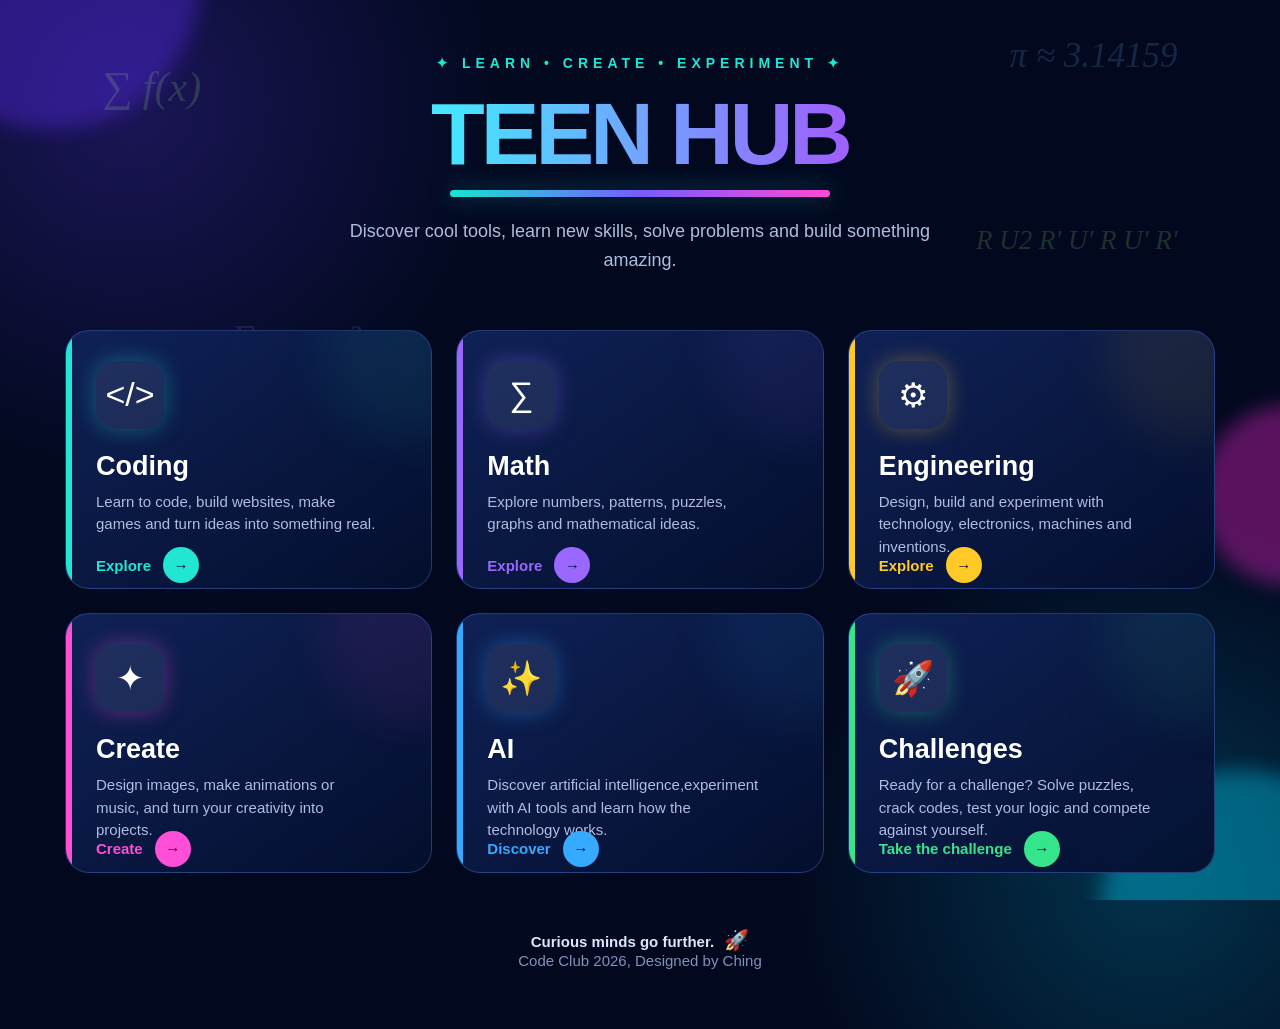
<file: index.html>
<!DOCTYPE html>
<html lang="en">

<head>
    <meta charset="UTF-8">
    <meta name="viewport" content="width=device-width, initial-scale=1.0">

    <title>Teen Learning Portal</title>
    <!--This website would be designed mainly for code club members to use. 
    They are approaching teens hence the name. I will add more content later to enrich the content -->
    <link rel="stylesheet" href="style.css">

</head>


<body>


    <!-- =========================================
         ABSTRACT BACKGROUND
    ========================================== -->

    <div class="background">

        <div class="blob one"></div>
        <div class="blob two"></div>
        <div class="blob three"></div>

        <div class="formula">
            a² + b² = c²
        </div>

        <div class="formula">
            y = sin(x)
        </div>

        <div class="formula">
            π ≈ 3.14159
        </div>

        <div class="formula">
            E = mc²
        </div>

        <div class="formula">
            ∑ f(x)
        </div>
        <div class="formula">
            R U2 R' U' R U' R'
        </div>

    </div>


    <!-- =========================================
         PAGE
    ========================================== -->

    <main class="container">


        <!-- HEADER -->

        <div class="eyebrow">
            ✦ LEARN • CREATE • EXPERIMENT ✦
        </div>

        <h1>
            TEEN HUB
        </h1>

        <div class="underline"></div>

        <p class="intro">
            Discover cool tools, learn new skills,
            solve problems and build something amazing.
        </p>


        <!-- =========================================
             CATEGORY CARDS
        ========================================== -->

        <section class="categories">


            <!-- CODING -->

            <a
                href="coding.html"
                class="category coding"
            >

                <div class="category-icon">
                    &lt;/&gt;
                </div>

                <h2>
                    Coding
                </h2>

                <p>
                    Learn to code, build websites,
                    make games and turn ideas into
                    something real.
                </p>

                <div class="explore">
                    Explore
                    <span class="arrow">→</span>
                </div>

            </a>


            <!-- MATH -->

            <a
                href="math.html"
                class="category math"
            >

                <div class="category-icon">
                    ∑
                </div>

                <h2>
                    Math
                </h2>

                <p>
                    Explore numbers, patterns,
                    puzzles, graphs and mathematical
                    ideas.
                </p>

                <div class="explore">
                    Explore
                    <span class="arrow">→</span>
                </div>

            </a>


            <!-- ENGINEERING -->

            <a
                href="#engineering"
                class="category engineering"
            >

                <div class="category-icon">
                    ⚙
                </div>

                <h2>
                    Engineering
                </h2>

                <p>
                    Design, build and experiment with
                    technology, electronics, machines
                    and inventions.
                </p>

                <div class="explore">
                    Explore
                    <span class="arrow">→</span>
                </div>

            </a>


            <!-- CREATE -->

            <a
                href="#create"
                class="category create"
            >

                <div class="category-icon">
                    ✦
                </div>

                <h2>
                    Create
                </h2>

                <p>
                    Design images, make animations or music,
                    and turn your creativity into projects.
                </p>

                <div class="explore">
                    Create
                    <span class="arrow">→</span>
                </div>

            </a>


            <!-- AI -->

            <a
                href="#ai"
                class="category ai"
            >

                <div class="category-icon">
                    ✨
                </div>

                <h2>
                    AI
                </h2>

                <p>
                    Discover artificial intelligence,experiment with AI tools and learn how the technology works.
                </p>

                <div class="explore">
                    Discover
                    <span class="arrow">→</span>
                </div>

            </a>


            <!-- CHALLENGES -->

            <a
                href="#challenges"
                class="category challenges"
            >

                <div class="category-icon">
                    🚀
                </div>

                <h2>
                    Challenges
                </h2>

                <p>
                    Ready for a challenge? Solve puzzles,
                    crack codes, test your logic and
                    compete against yourself.
                </p>

                <div class="explore">
                    Take the challenge
                    <span class="arrow">→</span>
                </div>

            </a>

        </section>


        <!-- FOOTER -->

        <div class="bottom-message">

            <strong>
                Curious minds go further.   
            </strong>

            <span class="rocket">
                🚀
            </span>
            <center>
                <p>
                    Code Club 2026, Designed by Ching 
                </p>
            </center>

        </div>

    </main>

</body>
</html>
</file>
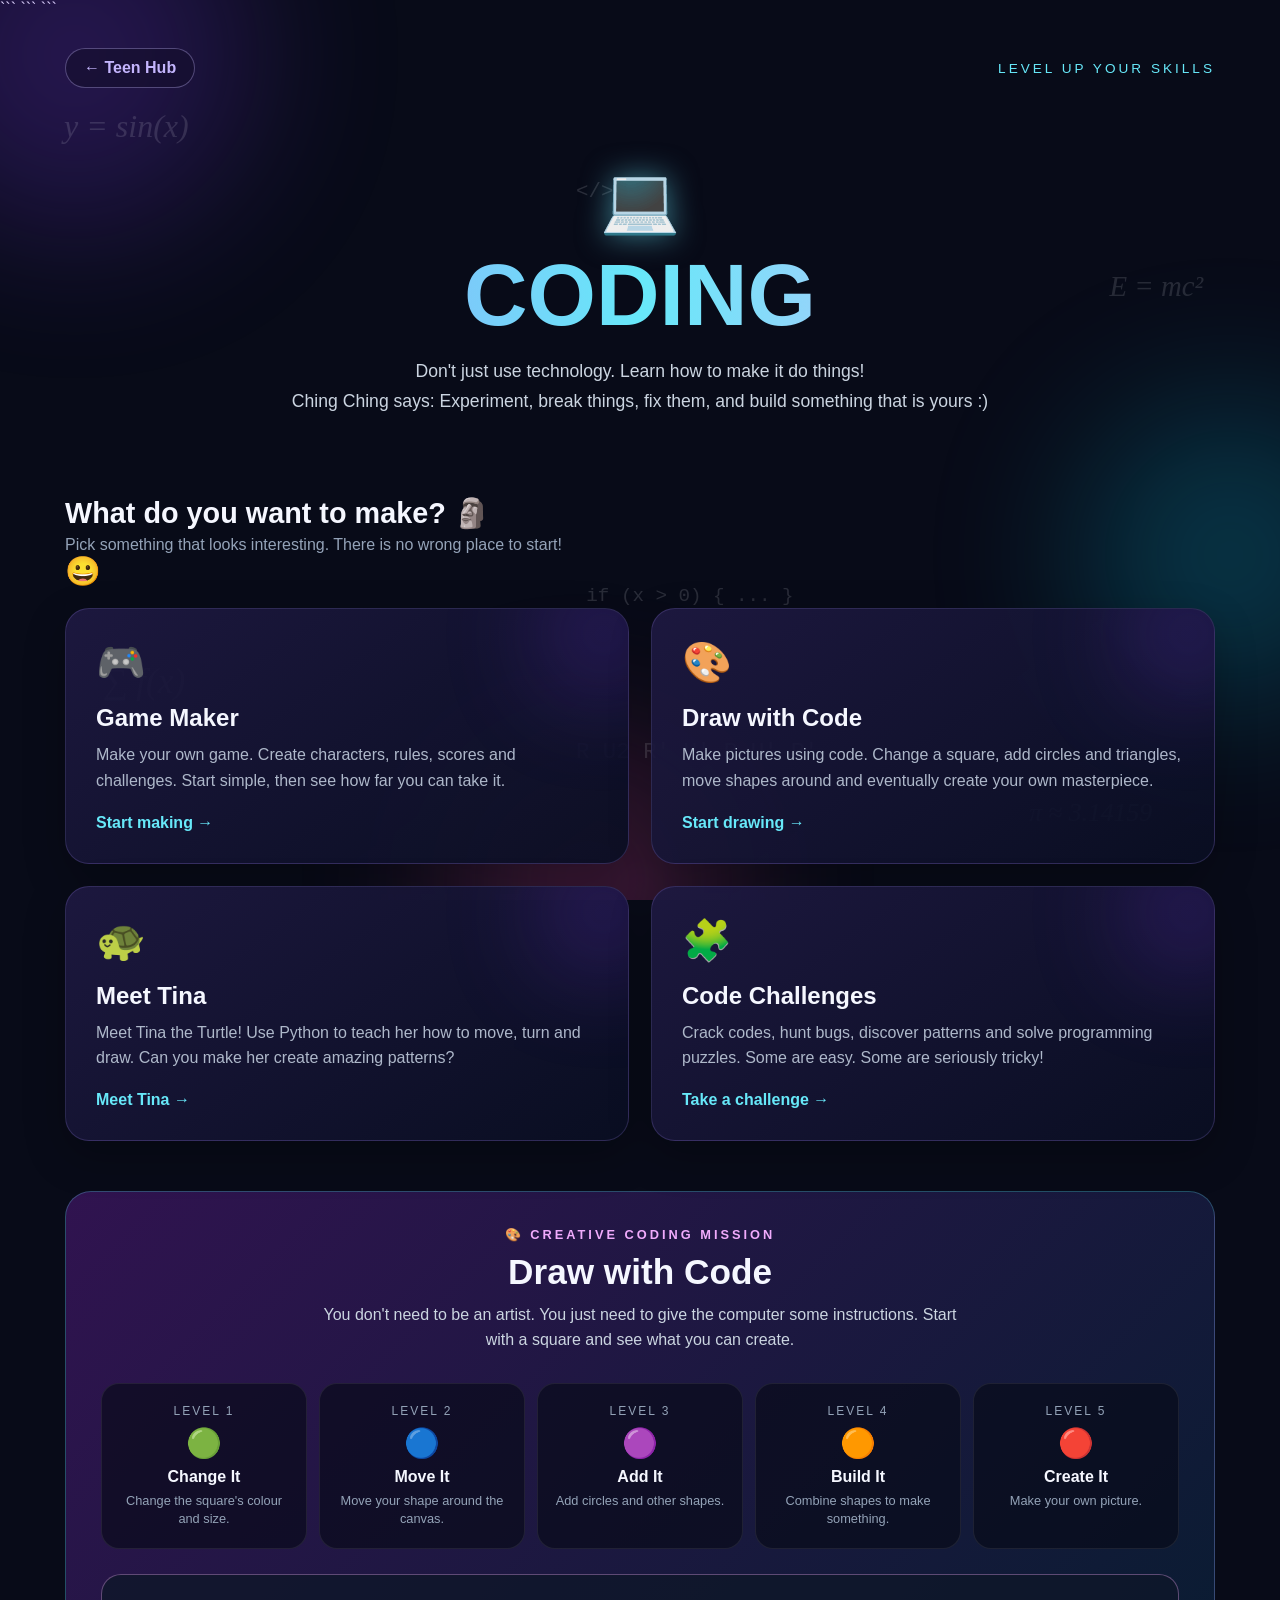
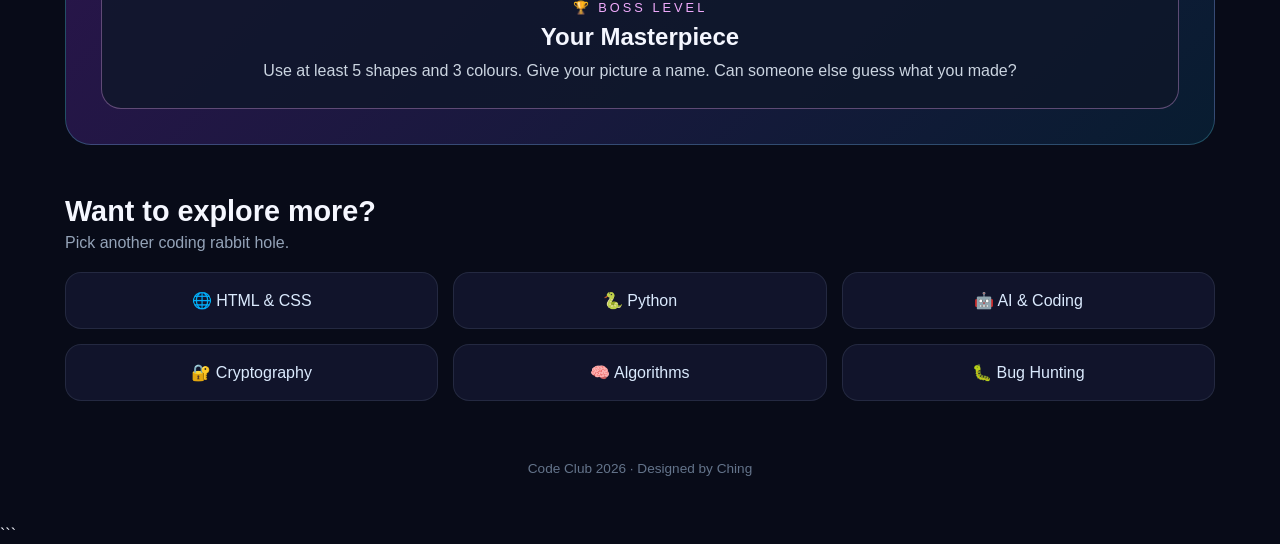
<file: coding.html>
<!DOCTYPE html>

<html lang="en">

<head>

```
<meta charset="UTF-8">
<meta name="viewport" content="width=device-width, initial-scale=1.0">

<title>Teen Learning Portal | Coding</title>


<style>

    /* =========================================================
       BASIC RESET
    ========================================================= */

    * {
        box-sizing: border-box;
        margin: 0;
        padding: 0;
    }


    body {
        font-family: Arial, Helvetica, sans-serif;
        background: #080b18;
        color: #f5f7ff;
        min-height: 100vh;
        overflow-x: hidden;
    }


    /* =========================================================
       BACKGROUND
    ========================================================= */

    .background {

        position: fixed;
        inset: 0;

        overflow: hidden;

        pointer-events: none;

        z-index: 0;
    }


    /* Floating blobs */

    .blob {

        position: absolute;

        border-radius: 50%;

        filter: blur(80px);

        opacity: 0.25;
    }


    .blob.one {

        width: 350px;
        height: 350px;

        background: #7c3aed;

        top: -120px;
        left: -100px;
    }


    .blob.two {

        width: 300px;
        height: 300px;

        background: #06b6d4;

        top: 45%;
        right: -100px;
    }


    .blob.three {

        width: 280px;
        height: 280px;

        background: #ec4899;

        bottom: -120px;
        left: 35%;
    }


    /* =========================================================
       FLOATING FORMULAS
    ========================================================= */

    .formula {

        position: absolute;

        font-family: Georgia, serif;

        font-style: italic;

        opacity: 0.13;

        white-space: nowrap;
    }


    .code-symbol {

        position: absolute;

        font-family: "Courier New", monospace;

        opacity: 0.14;

        white-space: nowrap;
    }


    .formula.one {

        top: 12%;
        left: 5%;

        font-size: 2rem;
    }


    .formula.two {

        top: 30%;
        right: 6%;

        font-size: 1.8rem;
    }


    .formula.three {

        bottom: 22%;
        left: 8%;

        font-size: 2.2rem;
    }


    .formula.four {

        bottom: 8%;
        right: 10%;

        font-size: 1.6rem;
    }


    .code-symbol.one {

        top: 20%;
        left: 45%;

        font-size: 1.3rem;
    }


    .code-symbol.two {

        top: 65%;
        right: 38%;

        font-size: 1.2rem;
    }


    .code-symbol.three {

        bottom: 15%;
        left: 45%;

        font-size: 1.4rem;
    }


    /* =========================================================
       MAIN CONTAINER
    ========================================================= */

    .container {

        position: relative;

        z-index: 1;

        width: min(1150px, 92%);

        margin: auto;

        padding: 30px 0 50px;
    }


    /* =========================================================
       TOP BAR
    ========================================================= */

    .top-bar {

        display: flex;

        justify-content: space-between;

        align-items: center;

        margin-bottom: 45px;
    }


    .back-link {

        display: inline-block;

        color: #c4b5fd;

        text-decoration: none;

        font-weight: bold;

        padding: 10px 18px;

        border: 1px solid rgba(196, 181, 253, 0.35);

        border-radius: 30px;

        background: rgba(20, 15, 45, 0.65);

        transition: 0.25s ease;
    }


    .back-link:hover {

        color: white;

        border-color: #a78bfa;

        transform: translateX(-4px);
    }


    .section-label {

        font-size: 0.85rem;

        letter-spacing: 3px;

        text-transform: uppercase;

        color: #67e8f9;
    }


    /* =========================================================
       HERO
    ========================================================= */

    .hero {

        text-align: center;

        padding: 30px 20px 50px;
    }


    .hero-icon {

        font-size: 4rem;

        margin-bottom: 15px;

        filter:
            drop-shadow(
                0 0 15px rgba(103, 232, 249, 0.5)
            );
    }


    .hero h1 {

        font-size: clamp(3rem, 7vw, 5.5rem);

        line-height: 0.95;

        margin-bottom: 20px;

        background:
            linear-gradient(
                90deg,
                #a78bfa,
                #67e8f9,
                #f0abfc
            );

        -webkit-background-clip: text;

        -webkit-text-fill-color: transparent;
    }


    .hero p {

        max-width: 700px;

        margin: auto;

        color: #cbd5e1;

        font-size: 1.1rem;

        line-height: 1.7;
    }


    /* =========================================================
       SECTION TITLE
    ========================================================= */

    .section-title {

        margin: 30px 0 20px;
    }


    .section-title h2 {

        font-size: 1.8rem;
    }


    .section-title p {

        color: #94a3b8;

        margin-top: 6px;
    }


    /* =========================================================
       MAIN CARDS
    ========================================================= */

    .card-grid {

        display: grid;

        grid-template-columns:
            repeat(2, 1fr);

        gap: 22px;
    }


    .card {

        position: relative;

        min-height: 240px;

        padding: 30px;

        border-radius: 24px;

        background:
            linear-gradient(
                145deg,
                rgba(30, 25, 65, 0.94),
                rgba(10, 15, 35, 0.92)
            );

        border:
            1px solid
            rgba(167, 139, 250, 0.2);

        box-shadow:
            0 15px 40px rgba(0, 0, 0, 0.25);

        overflow: hidden;

        transition:
            transform 0.25s ease,
            border-color 0.25s ease;
    }


    .card::before {

        content: "";

        position: absolute;

        width: 110px;
        height: 110px;

        border-radius: 50%;

        background: #7c3aed;

        filter: blur(55px);

        opacity: 0.35;

        right: -30px;
        top: -30px;
    }


    .card:hover {

        transform: translateY(-7px);

        border-color:
            rgba(103, 232, 249, 0.55);
    }


    .card-icon {

        font-size: 2.5rem;

        margin-bottom: 18px;
    }


    .card h3 {

        font-size: 1.5rem;

        margin-bottom: 10px;
    }


    .card p {

        color: #aeb8ca;

        line-height: 1.6;

        margin-bottom: 20px;
    }


    .card-link {

        display: inline-block;

        text-decoration: none;

        color: #67e8f9;

        font-weight: bold;

        border-bottom:
            1px solid transparent;
    }


    .card-link:hover {

        border-bottom-color:
            #67e8f9;
    }


    /* =========================================================
       DRAW WITH CODE
    ========================================================= */

    .draw-section {

        margin-top: 50px;

        padding: 35px;

        border-radius: 26px;

        background:
            linear-gradient(
                135deg,
                rgba(88, 28, 135, 0.5),
                rgba(8, 47, 73, 0.5)
            );

        border:
            1px solid
            rgba(103, 232, 249, 0.25);
    }


    .draw-header {

        text-align: center;

        margin-bottom: 30px;
    }


    .draw-header .small-title {

        color: #f0abfc;

        text-transform: uppercase;

        letter-spacing: 3px;

        font-size: 0.8rem;

        font-weight: bold;

        margin-bottom: 10px;
    }


    .draw-header h2 {

        font-size: 2.2rem;

        margin-bottom: 10px;
    }


    .draw-header p {

        color: #cbd5e1;

        line-height: 1.6;

        max-width: 650px;

        margin: auto;
    }


    /* =========================================================
       LEVELS
    ========================================================= */

    .levels {

        display: grid;

        grid-template-columns:
            repeat(5, 1fr);

        gap: 12px;
    }


    .level {

        padding: 20px 12px;

        text-align: center;

        border-radius: 18px;

        background:
            rgba(8, 11, 24, 0.65);

        border:
            1px solid
            rgba(255, 255, 255, 0.08);

        transition:
            transform 0.25s ease,
            border-color 0.25s ease;
    }


    .level:hover {

        transform: translateY(-5px);

        border-color:
            rgba(103, 232, 249, 0.5);
    }


    .level-number {

        font-size: 0.75rem;

        letter-spacing: 2px;

        color: #94a3b8;

        margin-bottom: 8px;
    }


    .level-icon {

        font-size: 1.8rem;

        margin-bottom: 8px;
    }


    .level h3 {

        font-size: 1rem;

        margin-bottom: 6px;
    }


    .level p {

        font-size: 0.8rem;

        color: #94a3b8;

        line-height: 1.4;
    }


    /* =========================================================
       BOSS LEVEL
    ========================================================= */

    .boss {

        margin-top: 25px;

        padding: 25px;

        text-align: center;

        border-radius: 20px;

        background:
            rgba(15, 23, 42, 0.8);

        border:
            1px solid
            rgba(240, 171, 252, 0.35);
    }


    .boss-title {

        color: #f0abfc;

        font-size: 0.8rem;

        letter-spacing: 3px;

        text-transform: uppercase;

        margin-bottom: 8px;
    }


    .boss h3 {

        font-size: 1.5rem;

        margin-bottom: 8px;
    }


    .boss p {

        color: #cbd5e1;

        line-height: 1.5;
    }


    /* =========================================================
       QUICK LINKS
    ========================================================= */

    .quick-links {

        margin-top: 50px;
    }


    .quick-grid {

        display: grid;

        grid-template-columns:
            repeat(3, 1fr);

        gap: 15px;
    }


    .quick-link {

        display: block;

        padding: 18px;

        text-align: center;

        border-radius: 16px;

        text-decoration: none;

        color: #dbeafe;

        background:
            rgba(20, 25, 50, 0.75);

        border:
            1px solid
            rgba(148, 163, 184, 0.15);

        transition: 0.25s ease;
    }


    .quick-link:hover {

        transform: translateY(-4px);

        border-color: #67e8f9;

        color: white;
    }


    /* =========================================================
       FOOTER
    ========================================================= */

    .credit {

        text-align: center;

        margin-top: 60px;

        color: #64748b;

        font-size: 0.85rem;
    }


    /* =========================================================
       MOBILE
    ========================================================= */

    @media (max-width: 850px) {

        .levels {

            grid-template-columns:
                repeat(3, 1fr);
        }

    }


    @media (max-width: 750px) {

        .top-bar {

            margin-bottom: 25px;
        }


        .section-label {

            display: none;
        }


        .hero {

            padding-top: 20px;
        }


        .hero h1 {

            font-size: 3.5rem;
        }


        .card-grid {

            grid-template-columns: 1fr;
        }


        .levels {

            grid-template-columns:
                repeat(2, 1fr);
        }


        .quick-grid {

            grid-template-columns: 1fr;
        }


        .draw-section {

            padding: 25px 18px;
        }

    }


    @media (max-width: 450px) {

        .levels {

            grid-template-columns: 1fr;
        }

    }

</style>
```

</head>

<body>

```
<!-- =========================================================
     FLOATING BACKGROUND
========================================================= -->

<div class="background">

    <div class="blob one"></div>

    <div class="blob two"></div>

    <div class="blob three"></div>


    <div class="formula one">
        y = sin(x)
    </div>

    <div class="formula two">
        E = mc²
    </div>

    <div class="formula three">
        ∑ f(x)
    </div>

    <div class="formula four">
        π ≈ 3.14159
    </div>


    <div class="code-symbol one">
        &lt;/&gt;
    </div>

    <div class="code-symbol two">
        if (x &gt; 0) { ... }
    </div>

    <div class="code-symbol three">
        R U2 R' U' R U' R'
    </div>

</div>



<!-- =========================================================
     MAIN CONTENT
========================================================= -->

<main class="container">


    <!-- =====================================================
         TOP BAR
    ====================================================== -->

    <div class="top-bar">

        <a
            href="index.html"
            class="back-link"
        >
            ← Teen Hub
        </a>


        <div class="section-label">
            Level Up Your Skills
        </div>

    </div>



    <!-- =====================================================
         HERO
    ====================================================== -->

    <section class="hero">

        <div class="hero-icon">
            💻
        </div>


        <h1>
            CODING
        </h1>


        <p>

            Don't just use technology.

            Learn how to make it do things! <br>

            Ching Ching says: Experiment, break things, fix them,

            and build something that is yours :)

        </p>

    </section>



    <!-- =====================================================
         CHOOSE YOUR ROUTE
    ====================================================== -->

    <div class="section-title">

        <h2>
            What do you want to make? &#128511;
        </h2>


        <p>
            Pick something that looks interesting.
            There is no wrong place to start! <h2>&#128512;</h2>
        </p>

    </div>



    <!-- =====================================================
         FOUR MAIN CARDS
    ====================================================== -->

    <section class="card-grid">


        <!-- GAME MAKER -->

        <article class="card">

            <div class="card-icon">
                🎮
            </div>


            <h3>
                Game Maker
            </h3>


            <p>

                Make your own game.

                Create characters, rules,

                scores and challenges.

                Start simple, then see how far

                you can take it.

            </p>


            <a
                href="#"
                class="card-link"
            >
                Start making →
            </a>

        </article>



        <!-- DRAW WITH CODE -->

        <article class="card">

            <div class="card-icon">
                🎨
            </div>


            <h3>
                Draw with Code
            </h3>


            <p>

                Make pictures using code.

                Change a square, add circles

                and triangles, move shapes around

                and eventually create your

                own masterpiece.

            </p>


            <a
                href="#draw"
                class="card-link"
            >
                Start drawing →
            </a>

        </article>



        <!-- MEET TINA -->

        <article class="card">

            <div class="card-icon">
                🐢
            </div>


            <h3>
                Meet Tina
            </h3>


            <p>

                Meet Tina the Turtle!

                Use Python to teach her how

                to move, turn and draw.

                Can you make her create

                amazing patterns?

            </p>


            <a
                href="#"
                class="card-link"
            >
                Meet Tina →
            </a>

        </article>



        <!-- CODE CHALLENGES -->

        <article class="card">

            <div class="card-icon">
                🧩
            </div>


            <h3>
                Code Challenges
            </h3>


            <p>

                Crack codes, hunt bugs,

                discover patterns and solve

                programming puzzles.

                Some are easy.

                Some are seriously tricky!

            </p>


            <a
                href="#"
                class="card-link"
            >
                Take a challenge →
            </a>

        </article>

    </section>



    <!-- =====================================================
         DRAW WITH CODE
    ====================================================== -->

    <section
        class="draw-section"
        id="draw"
    >


        <div class="draw-header">

            <div class="small-title">
                🎨 Creative Coding Mission
            </div>


            <h2>
                Draw with Code
            </h2>


            <p>

                You don't need to be an artist.

                You just need to give the computer

                some instructions.

                Start with a square and see

                what you can create.

            </p>

        </div>



        <!-- LEVELS -->

        <div class="levels">


            <!-- LEVEL 1 -->

            <div class="level">

                <div class="level-number">
                    LEVEL 1
                </div>

                <div class="level-icon">
                    🟢
                </div>

                <h3>
                    Change It
                </h3>

                <p>
                    Change the square's
                    colour and size.
                </p>

            </div>



            <!-- LEVEL 2 -->

            <div class="level">

                <div class="level-number">
                    LEVEL 2
                </div>

                <div class="level-icon">
                    🔵
                </div>

                <h3>
                    Move It
                </h3>

                <p>
                    Move your shape
                    around the canvas.
                </p>

            </div>



            <!-- LEVEL 3 -->

            <div class="level">

                <div class="level-number">
                    LEVEL 3
                </div>

                <div class="level-icon">
                    🟣
                </div>

                <h3>
                    Add It
                </h3>

                <p>
                    Add circles and
                    other shapes.
                </p>

            </div>



            <!-- LEVEL 4 -->

            <div class="level">

                <div class="level-number">
                    LEVEL 4
                </div>

                <div class="level-icon">
                    🟠
                </div>

                <h3>
                    Build It
                </h3>

                <p>
                    Combine shapes
                    to make something.
                </p>

            </div>



            <!-- LEVEL 5 -->

            <div class="level">

                <div class="level-number">
                    LEVEL 5
                </div>

                <div class="level-icon">
                    🔴
                </div>

                <h3>
                    Create It
                </h3>

                <p>
                    Make your own
                    picture.
                </p>

            </div>

        </div>



        <!-- BOSS LEVEL -->

        <div class="boss">

            <div class="boss-title">
                🏆 Boss Level
            </div>


            <h3>
                Your Masterpiece
            </h3>


            <p>

                Use at least 5 shapes

                and 3 colours.

                Give your picture a name.

                Can someone else guess

                what you made?

            </p>

        </div>

    </section>



    <!-- =====================================================
         QUICK LINKS
    ====================================================== -->

    <section class="quick-links">


        <div class="section-title">

            <h2>
                Want to explore more?
            </h2>


            <p>
                Pick another coding rabbit hole.
            </p>

        </div>



        <div class="quick-grid">


            <a
                href="#"
                class="quick-link"
            >
                🌐 HTML & CSS
            </a>


            <a
                href="#"
                class="quick-link"
            >
                🐍 Python
            </a>


            <a
                href="#"
                class="quick-link"
            >
                🤖 AI & Coding
            </a>


            <a
                href="#"
                class="quick-link"
            >
                🔐 Cryptography
            </a>


            <a
                href="#"
                class="quick-link"
            >
                🧠 Algorithms
            </a>


            <a
                href="#"
                class="quick-link"
            >
                🐛 Bug Hunting
            </a>

        </div>

    </section>



    <!-- =====================================================
         FOOTER
    ====================================================== -->

    <div class="credit">

        Code Club 2026 · Designed by Ching

    </div>


</main>
```

</body>

</html>
</file>
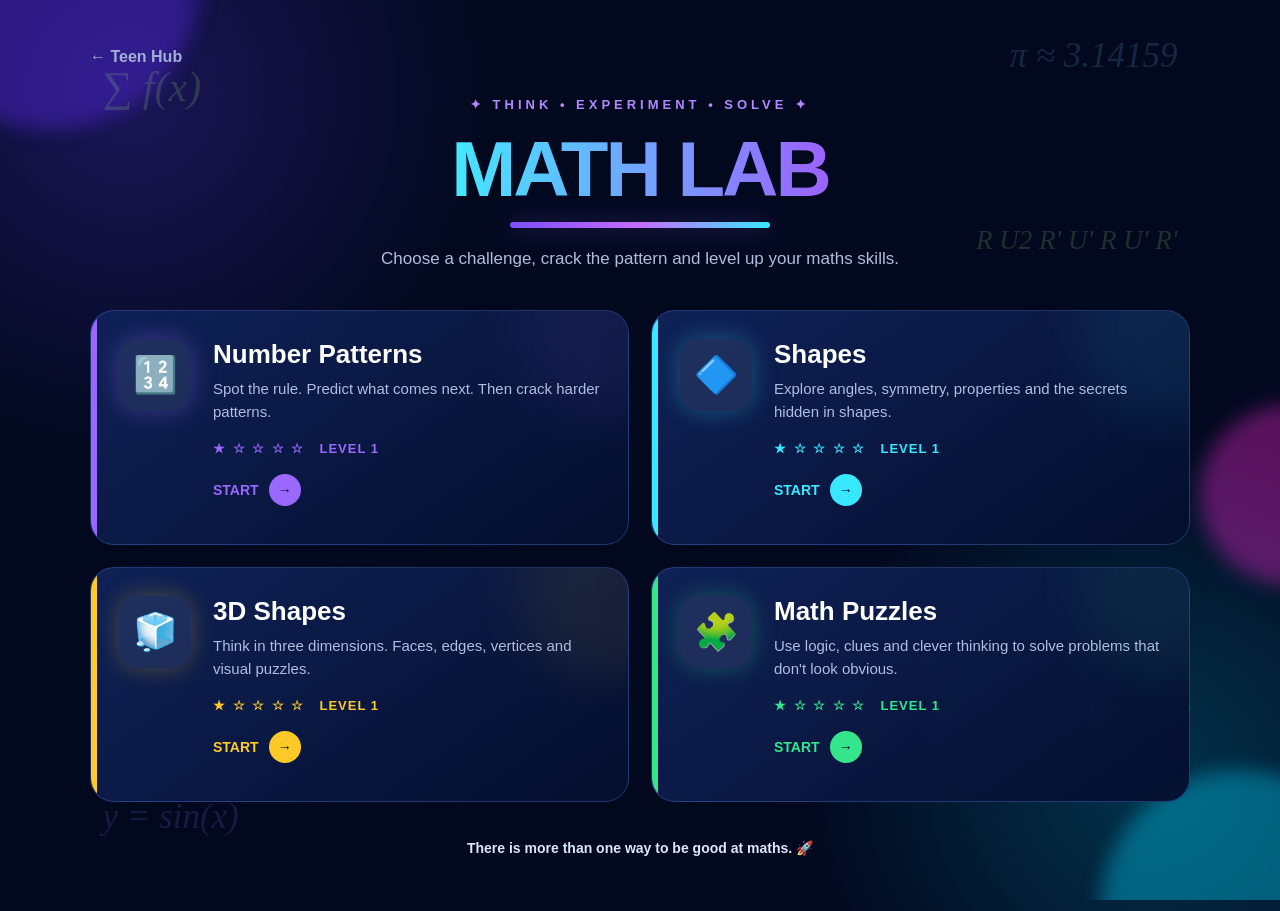
<file: math.html>
<!DOCTYPE html>
<html lang="en">
<head>
    <meta charset="UTF-8">
    <meta name="viewport" content="width=device-width, initial-scale=1.0">
    <title>Math Lab | Teen Hub</title>
    <link rel="stylesheet" href="style.css">
</head>
<body class="math-page">

    <div class="background" aria-hidden="true">
        <div class="blob one"></div>
        <div class="blob two"></div>
        <div class="blob three"></div>

        <div class="formula formula-one">a² + b² = c²</div>
        <div class="formula formula-two">y = sin(x)</div>
        <div class="formula formula-three">π ≈ 3.14159</div>
        <div class="formula formula-four">E = mc²</div>
        <div class="formula formula-five">∑ f(x)</div>
        <div class="formula formula-six">R U2 R' U' R U' R'</div>
    </div>

    <main class="math-container">

        <!-- CATEGORY HOME -->
        <section id="category-screen" class="math-screen">
            <a class="math-back-link" href="index.html">← Teen Hub</a>

            <header class="math-hero">
                <div class="math-eyebrow">✦ THINK • EXPERIMENT • SOLVE ✦</div>
                <h1>MATH LAB</h1>
                <div class="math-underline"></div>
                <p>Choose a challenge, crack the pattern and level up your maths skills.</p>
            </header>

            <section class="math-category-grid" aria-label="Math challenges">

                <button class="math-category math-category-patterns" data-category="patterns">
                    <span class="math-card-icon">🔢</span>
                    <span class="math-card-content">
                        <span class="math-card-title">Number Patterns</span>
                        <span class="math-card-description">Spot the rule. Predict what comes next. Then crack harder patterns.</span>
                        <span class="math-card-meta">
                            <span id="patterns-progress">★☆☆☆☆</span>
                            <span id="patterns-level">LEVEL 1</span>
                        </span>
                        <span class="math-card-action">START <span>→</span></span>
                    </span>
                </button>

                <button class="math-category math-category-shapes" data-category="shapes">
                    <span class="math-card-icon">🔷</span>
                    <span class="math-card-content">
                        <span class="math-card-title">Shapes</span>
                        <span class="math-card-description">Explore angles, symmetry, properties and the secrets hidden in shapes.</span>
                        <span class="math-card-meta">
                            <span id="shapes-progress">★☆☆☆☆</span>
                            <span id="shapes-level">LEVEL 1</span>
                        </span>
                        <span class="math-card-action">START <span>→</span></span>
                    </span>
                </button>

                <button class="math-category math-category-3d" data-category="threeD">
                    <span class="math-card-icon">🧊</span>
                    <span class="math-card-content">
                        <span class="math-card-title">3D Shapes</span>
                        <span class="math-card-description">Think in three dimensions. Faces, edges, vertices and visual puzzles.</span>
                        <span class="math-card-meta">
                            <span id="threeD-progress">★☆☆☆☆</span>
                            <span id="threeD-level">LEVEL 1</span>
                        </span>
                        <span class="math-card-action">START <span>→</span></span>
                    </span>
                </button>

                <button class="math-category math-category-puzzles" data-category="puzzles">
                    <span class="math-card-icon">🧩</span>
                    <span class="math-card-content">
                        <span class="math-card-title">Math Puzzles</span>
                        <span class="math-card-description">Use logic, clues and clever thinking to solve problems that don't look obvious.</span>
                        <span class="math-card-meta">
                            <span id="puzzles-progress">★☆☆☆☆</span>
                            <span id="puzzles-level">LEVEL 1</span>
                        </span>
                        <span class="math-card-action">START <span>→</span></span>
                    </span>
                </button>

            </section>

            <p class="math-footer-message"><strong>There is more than one way to be good at maths.</strong> 🚀</p>
        </section>

        <!-- GAME SCREEN -->
        <section id="game-screen" class="math-screen" hidden>
            <div class="math-game-topbar">
                <button id="game-back" class="math-small-button" type="button">← BACK</button>
                <div class="math-game-heading">
                    <div id="category-title">🔢 Number Patterns</div>
                    <div id="level-title">LEVEL 1</div>
                </div>
                <div id="level-stars" class="math-level-stars" aria-label="Level progress">★☆☆☆☆</div>
            </div>

            <div class="math-challenge-card">
                <div class="math-challenge-top">
                    <span id="challenge-number">CHALLENGE 1 / 4</span>
                    <div id="challenge-progress" class="math-progress-dots" aria-label="Challenge progress"></div>
                </div>

                <div class="math-question-area">
                    <p class="math-question-label">YOUR MISSION</p>
                    <h2 id="question">What comes next?</h2>
                    <div id="challenge-display" class="math-challenge-display"></div>
                </div>

                <div id="answer-options" class="math-answer-grid"></div>

                <div id="feedback" class="math-feedback" hidden>
                    <div id="feedback-icon" class="math-feedback-icon">🎉</div>
                    <div>
                        <h3 id="feedback-message">NICE!</h3>
                        <p id="feedback-explanation"></p>
                    </div>
                </div>

                <button id="continue-button" class="math-primary-button" type="button" hidden>
                    NEXT CHALLENGE →
                </button>
            </div>
        </section>

        <!-- LEVEL COMPLETE -->
        <section id="level-complete" class="math-screen math-complete-screen" hidden>
            <div class="math-complete-card">
                <div class="math-complete-icon">🏆</div>
                <p class="math-eyebrow">LEVEL COMPLETE</p>
                <h2 id="level-complete-title">YOU CRACKED IT!</h2>
                <div id="level-complete-stars" class="math-complete-stars">★★☆☆☆</div>
                <p id="level-complete-message">You cracked all 4 challenges.</p>
                <div class="math-complete-actions">
                    <button id="next-level-button" class="math-primary-button" type="button">LEVEL 2 →</button>
                    <button id="return-home-button" class="math-secondary-button" type="button">← MATH LAB</button>
                </div>
            </div>
        </section>

    </main>

    <script src="math.js"></script>
</body>
</html>
</file>
<file: style.css>
* {
            box-sizing: border-box;
            margin: 0;
            padding: 0;
        }

        body {
            font-family: "Segoe UI", Arial, sans-serif;
            min-height: 100vh;
            color: white;

            background:
                radial-gradient(
                    circle at 10% 10%,
                    rgba(100, 60, 255, 0.25),
                    transparent 25%
                ),
                radial-gradient(
                    circle at 90% 85%,
                    rgba(0, 220, 255, 0.20),
                    transparent 25%
                ),
                #02091f;

            overflow-x: hidden;
        }


        /* =========================================
           ABSTRACT BACKGROUND
        ========================================= */

        .background {
            position: fixed;
            inset: 0;
            overflow: hidden;
            pointer-events: none;
            z-index: 0;
        }

        .formula {
            position: absolute;

            font-family: Georgia, serif;
            font-style: italic;

            opacity: 0.16;
            white-space: nowrap;
        }

        .formula:nth-child(1) {
            top: 8%;
            left: 5%;
            font-size: 42px;
            color: #38e8ff;
        }

        .formula:nth-child(2) {
            top: 20%;
            right: 4%;
            font-size: 38px;
            color: #a66cff;
        }

        .formula:nth-child(3) {
            top: 52%;
            left: 2%;
            font-size: 55px;
            color: #ff52db;
        }

        .formula:nth-child(4) {
            bottom: 18%;
            right: 7%;
            font-size: 38px;
            color: #28e7d3;
        }

        .formula:nth-child(5) {
            bottom: 7%;
            left: 8%;
            font-size: 35px;
            color: #8b7cff;
        }

         .formula:nth-child(6) {
            top: 4%;
            right: 8%;
            font-size: 35px;
            color: #7cc4ff;
        }       
        .formula:nth-child(7) {
            top: 35%;
            left: 18%;
            font-size: 40px;
            color: #918ac3;
        }
        .formula:nth-child(8) {
            top: 7%;
            left: 8%;
            font-size: 42px;
            color: #acff7c;
        }
        .formula:nth-child(9) {
            top: 25%;
            right: 8%;
            font-size: 27px;
            color: #acff7c;
        }

        /* Floating glowing shapes */

        .blob {
            position: absolute;
            border-radius: 50%;
            filter: blur(10px);
            opacity: 0.35;
        }

        .blob.one {
            width: 300px;
            height: 300px;
            background: #632cff;
            top: -170px;
            left: -100px;
        }

        .blob.two {
            width: 280px;
            height: 280px;
            background: #00d9ff;
            bottom: -150px;
            right: -100px;
        }

        .blob.three {
            width: 180px;
            height: 180px;
            background: #ff27d8;
            top: 45%;
            right: -100px;
        }


        /* =========================================
           MAIN CONTENT
        ========================================= */

        .container {
            position: relative;
            z-index: 1;

            width: min(1150px, 92%);
            margin: auto;

            padding: 55px 0 60px;
        }


        /* =========================================
           HEADER
        ========================================= */

        .eyebrow {
            text-align: center;

            color: #22e6d5;

            font-size: 14px;
            font-weight: 700;

            letter-spacing: 5px;

            margin-bottom: 12px;
        }

        h1 {
            text-align: center;

            font-size: clamp(52px, 8vw, 88px);

            font-weight: 850;

            letter-spacing: -4px;

            background:
                linear-gradient(
                    90deg,
                    #ffffff,
                    #45e6ff,
                    #9b63ff,
                    #ff4ed9
                );

            -webkit-background-clip: text;
            -webkit-text-fill-color: transparent;
        }

        .underline {
            width: 380px;
            max-width: 80%;

            height: 7px;

            margin: 5px auto 20px;

            border-radius: 20px;

            background:
                linear-gradient(
                    90deg,
                    #16e5d1,
                    #775cff,
                    #ff48d5
                );

            box-shadow:
                0 0 25px rgba(60, 220, 255, 0.35);
        }

        .intro {
            text-align: center;

            max-width: 650px;

            margin: auto;

            color: #aebddd;

            font-size: 18px;

            line-height: 1.6;
        }


        /* =========================================
           CATEGORY GRID
        ========================================= */

        .categories {

            margin-top: 55px;

            display: grid;

            grid-template-columns:
                repeat(3, 1fr);

            gap: 24px;
        }


        /* =========================================
           CATEGORY CARD
        ========================================= */

        .category {

            position: relative;

            min-height: 255px;

            padding: 30px;

            text-decoration: none;

            color: white;

            border-radius: 24px;

            background:
                linear-gradient(
                    145deg,
                    rgba(16, 35, 90, 0.95),
                    rgba(4, 15, 46, 0.96)
                );

            border: 1px solid
                rgba(110, 150, 255, 0.28);

            overflow: hidden;

            transition:
                transform 0.25s ease,
                border-color 0.25s ease,
                box-shadow 0.25s ease;
        }


        /* Accent strip */

        .category::before {

            content: "";

            position: absolute;

            left: 0;
            top: 0;

            width: 6px;
            height: 100%;

            background: var(--accent);
        }


        /* Glow */

        .category::after {

            content: "";

            position: absolute;

            width: 180px;
            height: 180px;

            border-radius: 50%;

            background: var(--accent);

            opacity: 0.07;

            filter: blur(25px);

            right: -70px;
            top: -70px;
        }


        .category:hover {

            transform:
                translateY(-9px)
                scale(1.01);

            border-color:
                var(--accent);

            box-shadow:
                0 20px 50px
                rgba(0,0,0,0.35),

                0 0 30px
                var(--glow);
        }


        /* =========================================
           ICON
        ========================================= */

        .category-icon {

            width: 68px;
            height: 68px;

            display: flex;

            align-items: center;
            justify-content: center;

            border-radius: 19px;

            font-size: 34px;

            background:
                rgba(255,255,255,0.07);

            box-shadow:
                0 0 22px var(--glow);

            margin-bottom: 22px;
        }


        /* =========================================
           TEXT
        ========================================= */

        .category h2 {

            font-size: 27px;

            margin-bottom: 9px;
        }

        .category p {

            color: #aebde0;

            line-height: 1.5;

            font-size: 15px;

            max-width: 280px;
        }


        /* =========================================
           EXPLORE BUTTON
        ========================================= */

        .explore {

            position: absolute;

            bottom: 5px;
            left: 30px;

            display: flex;

            align-items: center;

            gap: 12px;

            color: var(--accent);

            font-weight: 700;

            font-size: 15px;
        }

        .arrow {

            width: 36px;
            height: 36px;

            display: flex;

            align-items: center;
            justify-content: center;

            border-radius: 50%;

            background: var(--accent);

            color: #04102c;

            font-weight: 900;

            transition:
                transform 0.2s ease;
        }

        .category:hover .arrow {

            transform:
                translateX(5px)
                rotate(-8deg);
        }


        /* =========================================
           COLOUR THEMES
        ========================================= */

        .coding {
            --accent: #21e6d3;
            --glow: rgba(33,230,211,0.35);
        }

        .math {
            --accent: #9a67ff;
            --glow: rgba(154,103,255,0.35);
        }

        .engineering {
            --accent: #ffc928;
            --glow: rgba(255,201,40,0.35);
        }

        .create {
            --accent: #ff4ed8;
            --glow: rgba(255,78,216,0.35);
        }

        .ai {
            --accent: #35aaff;
            --glow: rgba(53,170,255,0.35);
        }

        .challenges {
            --accent: #35e58b;
            --glow: rgba(53,229,139,0.35);
        }


        /* =========================================
           BOTTOM MESSAGE
        ========================================= */

        .bottom-message {

            text-align: center;

            margin-top: 55px;

            color: #8192b8;

            font-size: 15px;
        }

        .bottom-message strong {

            color: #dce7ff;
        }

        .rocket {

            display: inline-block;

            margin-left: 6px;

            font-size: 20px;
        }


        /* =========================================
           MOBILE
        ========================================= */

        @media (max-width: 850px) {

            .categories {

                grid-template-columns:
                    repeat(2, 1fr);
            }
        }


        @media (max-width: 600px) {

            .container {

                padding-top: 35px;
            }

            .categories {

                grid-template-columns: 1fr;

                gap: 18px;
            }

            .category {

                min-height: 230px;
            }

            h1 {

                letter-spacing: -2px;
            }

            .formula {

                font-size: 25px !important;
            }
        }

/* =========================================
   MATH LAB
========================================= */

.math-page {
    min-height: 100vh;
}

.math-container {
    position: relative;
    z-index: 1;
    width: min(1100px, 92%);
    margin: auto;
    padding: 35px 0 55px;
}

.math-screen {
    min-height: calc(100vh - 90px);
}

.math-back-link {
    display: inline-flex;
    align-items: center;
    min-height: 44px;
    color: #9fb0d4;
    text-decoration: none;
    font-weight: 700;
    transition: color 0.2s ease, transform 0.2s ease;
}

.math-back-link:hover,
.math-back-link:focus-visible {
    color: #ffffff;
    transform: translateX(-3px);
}

.math-hero {
    text-align: center;
    padding: 18px 0 38px;
}

.math-eyebrow {
    color: #b388ff;
    font-size: 13px;
    font-weight: 800;
    letter-spacing: 4px;
    margin-bottom: 12px;
}

.math-hero h1 {
    font-size: clamp(48px, 8vw, 78px);
    letter-spacing: -3px;
}

.math-underline {
    width: 260px;
    max-width: 75%;
    height: 6px;
    margin: 7px auto 17px;
    border-radius: 20px;
    background: linear-gradient(90deg, #7c4dff, #c56cff, #38e8ff);
    box-shadow: 0 0 25px rgba(154, 103, 255, 0.4);
}

.math-hero p {
    max-width: 650px;
    margin: auto;
    color: #aebddd;
    font-size: 17px;
    line-height: 1.6;
}

.math-category-grid {
    display: grid;
    grid-template-columns: repeat(2, 1fr);
    gap: 22px;
}

.math-category {
    --math-accent: #9a67ff;
    --math-glow: rgba(154, 103, 255, 0.28);
    position: relative;
    display: flex;
    width: 100%;
    min-height: 235px;
    padding: 28px;
    border: 1px solid rgba(110, 150, 255, 0.25);
    border-radius: 24px;
    background: linear-gradient(145deg, rgba(16, 35, 90, 0.95), rgba(4, 15, 46, 0.97));
    color: white;
    text-align: left;
    font: inherit;
    cursor: pointer;
    overflow: hidden;
    transition: transform 0.25s ease, border-color 0.25s ease, box-shadow 0.25s ease;
}

.math-category::before {
    content: "";
    position: absolute;
    inset: 0 auto 0 0;
    width: 6px;
    background: var(--math-accent);
}

.math-category::after {
    content: "";
    position: absolute;
    width: 180px;
    height: 180px;
    right: -70px;
    top: -70px;
    border-radius: 50%;
    background: var(--math-accent);
    opacity: 0.07;
    filter: blur(25px);
}

.math-category:hover,
.math-category:focus-visible {
    transform: translateY(-7px);
    border-color: var(--math-accent);
    box-shadow: 0 18px 45px rgba(0, 0, 0, 0.35), 0 0 28px var(--math-glow);
    outline: none;
}

.math-category-patterns {
    --math-accent: #9a67ff;
    --math-glow: rgba(154, 103, 255, 0.35);
}

.math-category-shapes {
    --math-accent: #38e8ff;
    --math-glow: rgba(56, 232, 255, 0.30);
}

.math-category-3d {
    --math-accent: #ffc928;
    --math-glow: rgba(255, 201, 40, 0.28);
}

.math-category-puzzles {
    --math-accent: #35e58b;
    --math-glow: rgba(53, 229, 139, 0.28);
}

.math-card-icon {
    position: relative;
    z-index: 1;
    flex: 0 0 72px;
    width: 72px;
    height: 72px;
    display: flex;
    align-items: center;
    justify-content: center;
    border-radius: 20px;
    background: rgba(255, 255, 255, 0.07);
    box-shadow: 0 0 24px var(--math-glow);
    font-size: 36px;
    margin-right: 22px;
}

.math-card-content {
    position: relative;
    z-index: 1;
    display: flex;
    flex: 1;
    min-width: 0;
    flex-direction: column;
}

.math-card-title {
    font-size: 26px;
    font-weight: 800;
    margin-bottom: 8px;
}

.math-card-description {
    color: #aebde0;
    font-size: 15px;
    line-height: 1.5;
    max-width: 430px;
}

.math-card-meta {
    display: flex;
    align-items: center;
    gap: 14px;
    margin-top: 18px;
    color: var(--math-accent);
    font-size: 13px;
    font-weight: 800;
    letter-spacing: 1px;
}

.math-card-meta span:first-child {
    letter-spacing: 2px;
}

.math-card-action {
    display: flex;
    align-items: center;
    gap: 10px;
    margin-top: auto;
    padding-top: 18px;
    color: var(--math-accent);
    font-size: 14px;
    font-weight: 900;
}

.math-card-action span {
    display: inline-flex;
    width: 32px;
    height: 32px;
    align-items: center;
    justify-content: center;
    border-radius: 50%;
    background: var(--math-accent);
    color: #04102c;
    transition: transform 0.2s ease;
}

.math-category:hover .math-card-action span,
.math-category:focus-visible .math-card-action span {
    transform: translateX(5px);
}

.math-footer-message {
    text-align: center;
    margin-top: 38px;
    color: #8192b8;
    font-size: 14px;
}

.math-footer-message strong {
    color: #dce7ff;
}

/* Game screen */
.math-game-topbar {
    display: grid;
    grid-template-columns: 1fr auto 1fr;
    align-items: center;
    gap: 18px;
    margin-bottom: 28px;
}

.math-small-button,
.math-secondary-button {
    min-height: 46px;
    padding: 10px 17px;
    border: 1px solid rgba(140, 160, 220, 0.3);
    border-radius: 14px;
    background: rgba(255, 255, 255, 0.06);
    color: #dbe6ff;
    font: inherit;
    font-weight: 800;
    cursor: pointer;
    transition: background 0.2s ease, border-color 0.2s ease, transform 0.2s ease;
}

.math-small-button:hover,
.math-small-button:focus-visible,
.math-secondary-button:hover,
.math-secondary-button:focus-visible {
    background: rgba(255, 255, 255, 0.1);
    border-color: rgba(154, 103, 255, 0.7);
    outline: none;
    transform: translateY(-2px);
}

.math-game-heading {
    text-align: center;
}

#category-title {
    color: #ffffff;
    font-size: 22px;
    font-weight: 800;
}

#level-title {
    margin-top: 4px;
    color: #a98aff;
    font-size: 13px;
    font-weight: 900;
    letter-spacing: 2px;
}

.math-level-stars,
.math-complete-stars {
    text-align: right;
    color: #b58cff;
    font-size: 20px;
    letter-spacing: 3px;
}

.math-challenge-card {
    max-width: 850px;
    margin: auto;
    padding: 28px;
    border: 1px solid rgba(120, 145, 220, 0.28);
    border-radius: 28px;
    background: linear-gradient(145deg, rgba(13, 30, 76, 0.97), rgba(4, 14, 43, 0.98));
    box-shadow: 0 25px 70px rgba(0, 0, 0, 0.3);
}

.math-challenge-top {
    display: flex;
    justify-content: space-between;
    align-items: center;
    gap: 20px;
    color: #899bc3;
    font-size: 12px;
    font-weight: 900;
    letter-spacing: 2px;
}

.math-progress-dots {
    display: flex;
    gap: 7px;
}

.math-progress-dot {
    width: 9px;
    height: 9px;
    border-radius: 50%;
    background: rgba(255, 255, 255, 0.14);
}

.math-progress-dot.active {
    background: #9a67ff;
    box-shadow: 0 0 12px rgba(154, 103, 255, 0.7);
}

.math-progress-dot.done {
    background: #35e58b;
}

.math-question-area {
    text-align: center;
    padding: 40px 10px 30px;
}

.math-question-label {
    margin-bottom: 10px;
    color: #9a67ff;
    font-size: 12px;
    font-weight: 900;
    letter-spacing: 3px;
}

#question {
    font-size: clamp(24px, 4vw, 34px);
    line-height: 1.25;
}

.math-challenge-display {
    min-height: 105px;
    display: flex;
    align-items: center;
    justify-content: center;
    margin-top: 24px;
    padding: 20px;
    border: 1px solid rgba(154, 103, 255, 0.2);
    border-radius: 20px;
    background: rgba(0, 0, 0, 0.18);
    color: #ffffff;
    font-size: clamp(26px, 5vw, 42px);
    font-weight: 800;
    letter-spacing: 3px;
}

.math-answer-grid {
    display: grid;
    grid-template-columns: repeat(2, 1fr);
    gap: 14px;
}

.answer-button {
    min-height: 64px;
    padding: 12px 18px;
    border: 1px solid rgba(120, 145, 220, 0.3);
    border-radius: 16px;
    background: rgba(255, 255, 255, 0.055);
    color: white;
    font: inherit;
    font-size: 20px;
    font-weight: 800;
    cursor: pointer;
    transition: transform 0.18s ease, background 0.18s ease, border-color 0.18s ease;
}

.answer-button:hover:not(:disabled),
.answer-button:focus-visible:not(:disabled) {
    transform: translateY(-3px);
    background: rgba(154, 103, 255, 0.13);
    border-color: #9a67ff;
    outline: none;
}

.answer-button:disabled {
    cursor: default;
    opacity: 0.65;
}

.math-feedback {
    display: flex;
    align-items: center;
    gap: 16px;
    margin-top: 18px;
    padding: 18px;
    border: 1px solid rgba(53, 229, 139, 0.25);
    border-radius: 18px;
    background: rgba(53, 229, 139, 0.06);
}

.math-feedback-icon {
    font-size: 30px;
}

.math-feedback h3 {
    margin-bottom: 3px;
    color: #ffffff;
    font-size: 18px;
}

.math-feedback p {
    color: #aebde0;
    line-height: 1.5;
}

.math-primary-button {
    width: 100%;
    min-height: 56px;
    margin-top: 18px;
    padding: 12px 20px;
    border: 0;
    border-radius: 16px;
    background: linear-gradient(90deg, #7c4dff, #a66cff);
    color: white;
    font: inherit;
    font-weight: 900;
    letter-spacing: 0.5px;
    cursor: pointer;
    box-shadow: 0 0 24px rgba(124, 77, 255, 0.25);
    transition: transform 0.2s ease, box-shadow 0.2s ease;
}

.math-primary-button:hover,
.math-primary-button:focus-visible {
    transform: translateY(-3px);
    box-shadow: 0 8px 30px rgba(124, 77, 255, 0.35);
    outline: none;
}

/* Completion screen */
.math-complete-screen {
    display: flex;
    align-items: center;
    justify-content: center;
}

.math-complete-card {
    width: min(620px, 100%);
    padding: 48px 34px;
    border: 1px solid rgba(154, 103, 255, 0.35);
    border-radius: 30px;
    background: linear-gradient(145deg, rgba(16, 35, 90, 0.98), rgba(4, 15, 46, 0.98));
    text-align: center;
    box-shadow: 0 25px 70px rgba(0, 0, 0, 0.35), 0 0 35px rgba(154, 103, 255, 0.15);
}

.math-complete-icon {
    font-size: 58px;
    margin-bottom: 15px;
}

.math-complete-card h2 {
    font-size: clamp(32px, 6vw, 52px);
    margin-bottom: 12px;
}

.math-complete-stars {
    text-align: center;
    margin-bottom: 18px;
}

#level-complete-message {
    color: #aebde0;
    line-height: 1.6;
    font-size: 17px;
}

.math-complete-actions {
    margin-top: 26px;
}

.math-secondary-button {
    width: 100%;
    margin-top: 10px;
}

[hidden] {
    display: none !important;
}

/* Better touch targets and tablet layouts */
@media (max-width: 700px) {
    .math-container {
        width: min(94%, 600px);
        padding-top: 22px;
    }

    .math-category-grid {
        grid-template-columns: 1fr;
    }

    .math-category {
        min-height: 215px;
    }

    .math-game-topbar {
        grid-template-columns: auto 1fr auto;
    }

    #category-title {
        font-size: 18px;
    }

    .math-level-stars {
        font-size: 16px;
        letter-spacing: 1px;
    }
}

@media (max-width: 520px) {
    .math-hero {
        padding-bottom: 28px;
    }

    .math-card-icon {
        flex-basis: 60px;
        width: 60px;
        height: 60px;
        font-size: 29px;
        margin-right: 16px;
    }

    .math-card-title {
        font-size: 22px;
    }

    .math-card-description {
        font-size: 14px;
    }

    .math-challenge-card {
        padding: 20px;
        border-radius: 22px;
    }

    .math-challenge-top {
        flex-direction: column;
        align-items: flex-start;
        gap: 10px;
    }

    .math-answer-grid {
        grid-template-columns: 1fr;
    }

    .answer-button {
        min-height: 60px;
    }

    .math-complete-card {
        padding: 38px 22px;
    }
}
</file>
